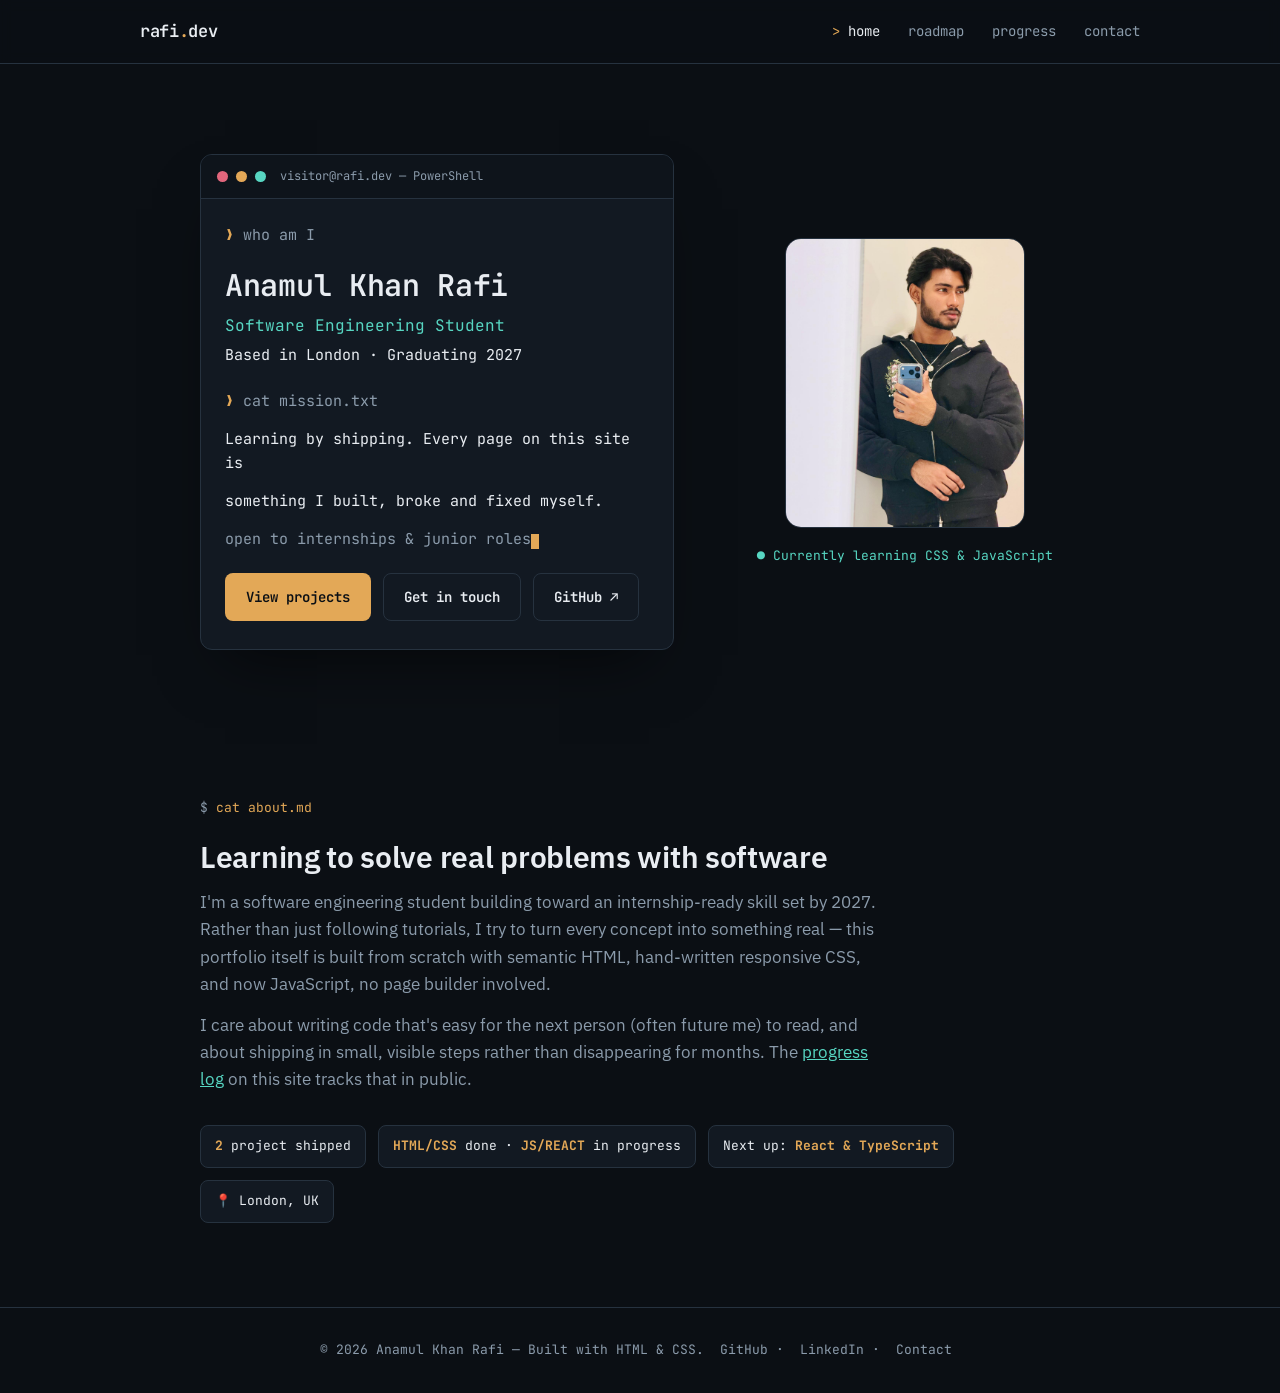
<file: index.html>
<!DOCTYPE html>
<html lang="en-GB">
<head>
  <meta charset="UTF-8">
  <meta name="viewport" content="width=device-width, initial-scale=1.0">

  <title>Anamul Khan Rafi | Software Engineering Portfolio</title>
  <link rel="icon" type="image/png" href="images/favicon.png">

  <meta name="description" content="Anamul Khan Rafi — software engineering student in London building a portfolio of real, shipped projects on the way to an internship-ready 2027.">
  <meta name="author" content="Anamul Khan Rafi">

  <meta property="og:type" content="website">
  <meta property="og:title" content="Anamul Khan Rafi | Software Engineering Portfolio">
  <meta property="og:description" content="Projects, roadmap and weekly build log of a software engineering student in London.">
  <meta property="og:url" content="https://anamulrafi.dev/">
  <meta property="og:image" content="https://anamulrafi.dev/images/rafi.jpeg">
  <meta name="twitter:card" content="summary_large_image">

  <link rel="preconnect" href="https://fonts.googleapis.com">
  <link href="https://fonts.googleapis.com/css2?family=JetBrains+Mono:wght@400;500;600;700&family=IBM+Plex+Sans:wght@400;500;600&display=swap" rel="stylesheet">
  <link rel="stylesheet" href="style.css">
</head>
<body>

<header>
  <nav>
    <p class="logo">rafi<span class="dot">.</span>dev</p>
    <ul class="nav-links">
      <li><a href="index.html" aria-current="page">home</a></li>
      <li><a href="RoadMap.html">roadmap</a></li>
      <li><a href="progress.html">progress</a></li>
      <li><a href="contact.html">contact</a></li>
    </ul>
  </nav>
</header>

<main>
  <section class="hero">
    <div class="wrap hero-grid">

      <div class="terminal">
        <div class="terminal-bar">
          <span class="terminal-dot red"></span>
          <span class="terminal-dot yellow"></span>
          <span class="terminal-dot green"></span>
          <span class="terminal-title">visitor@rafi.dev — PowerShell</span>
        </div>
        <div class="terminal-body">
          <p class="line prompt">who am I</p>
          <h1>Anamul Khan Rafi</h1>
          <p class="role">Software Engineering Student</p>
          <p class="line out">Based in London · Graduating 2027</p>

          <p class="line prompt" style="margin-top:22px;">cat mission.txt</p>
          <p class="line out">Learning by shipping. Every page on this site is</p>
          <p class="line out">something I built, broke and fixed myself.</p>
          <p class="line muted-out">open to internships &amp; junior roles<span class="cursor" aria-hidden="true"></span></p>

          <div class="hero-actions">
            <a class="btn btn-primary" href="RoadMap.html">View projects</a>
            <a class="btn btn-ghost" href="contact.html">Get in touch</a>
            <a class="btn btn-ghost" href="https://github.com/Rafi-k21" target="_blank" rel="noopener">GitHub ↗</a>
          </div>
        </div>
      </div>

      <div class="hero-portrait">
        <img src="images/rafi.jpeg" alt="Anamul Khan Rafi">
        <p class="status-line"><span class="lit">Currently learning CSS &amp; JavaScript</span></p>
      </div>

    </div>
  </section>

  <section class="about">
    <div class="wrap">
      <p class="eyebrow">cat about.md</p>
      <h2 class="section-title">Learning to solve real problems with software</h2>
      <div class="about-body">
        <p>
          I'm a software engineering student building toward an internship-ready
          skill set by 2027. Rather than just following tutorials, I try to turn
          every concept into something real — this portfolio itself is built from
          scratch with semantic HTML, hand-written responsive CSS, and now
          JavaScript, no page builder involved.
        </p>
        <p>
          I care about writing code that's easy for the next person (often future
          me) to read, and about shipping in small, visible steps rather than
          disappearing for months. The <a href="progress.html">progress log</a>
          on this site tracks that in public.
        </p>
      </div>

      <div class="stat-row">
        <span class="stat-chip"><b>2</b> project shipped</span>
        <span class="stat-chip"><b>HTML/CSS</b> done · <b>JS/REACT</b> in progress</span>
        <span class="stat-chip">Next up: <b>React & TypeScript</b></span>
        <span class="stat-chip">📍 London, UK</span>
      </div>
    </div>
  </section>
</main>

<footer>
  <p>&copy; 2026 Anamul Khan Rafi — Built with HTML &amp; CSS.
  <a href="https://github.com/Rafi-k21" target="_blank" rel="noopener">GitHub</a>·
  <a href="https://www.linkedin.com/in/anamul-khan-rafi" target="_blank" rel="noopener">LinkedIn</a>·
  <a href="contact.html">Contact</a></p>
</footer>

</body>
</html>
</file>
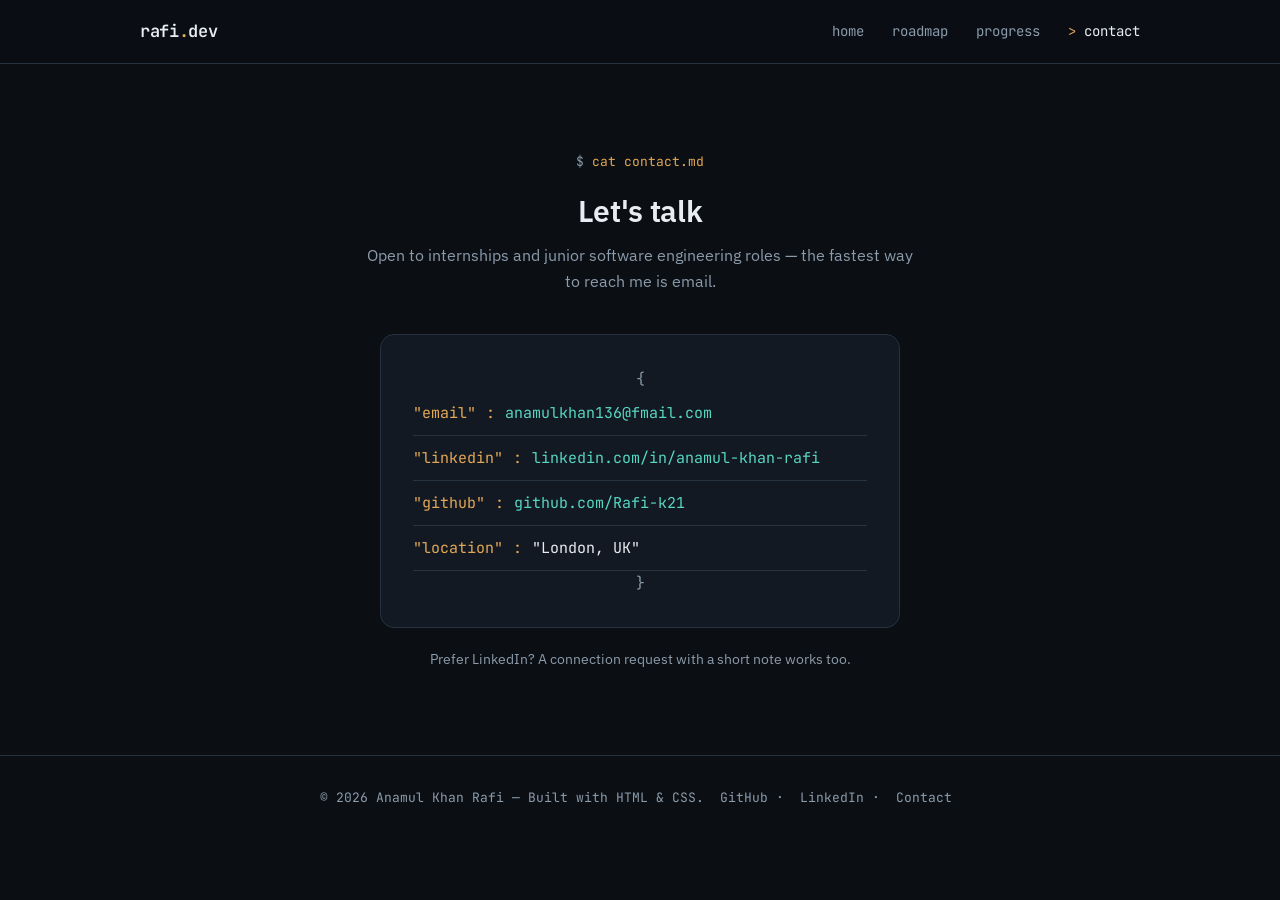
<file: contact.html>
<!DOCTYPE html>
<html lang="en-GB">
<head>
  <meta charset="UTF-8">
  <meta name="viewport" content="width=device-width, initial-scale=1.0">

  <title>Contact | Anamul Khan Rafi</title>
  <link rel="icon" type="image/png" href="images/favicon.png">

  <meta name="description" content="Get in touch with Anamul Khan Rafi — software engineering student in London.">
  <meta name="author" content="Anamul Khan Rafi">
  <meta property="og:type" content="website">
  <meta property="og:title" content="Contact | Anamul Khan Rafi">
  <meta property="og:image" content="https://anamulrafi.dev/images/rafi.jpeg">

  <link rel="preconnect" href="https://fonts.googleapis.com">
  <link href="https://fonts.googleapis.com/css2?family=JetBrains+Mono:wght@400;500;600;700&family=IBM+Plex+Sans:wght@400;500;600&display=swap" rel="stylesheet">
  <link rel="stylesheet" href="style.css">
</head>
<body>

<header>
  <nav>
    <p class="logo">rafi<span class="dot">.</span>dev</p>
    <ul class="nav-links">
      <li><a href="index.html">home</a></li>
      <li><a href="RoadMap.html">roadmap</a></li>
      <li><a href="progress.html">progress</a></li>
      <li><a href="contact.html" aria-current="page">contact</a></li>
    </ul>
  </nav>
</header>

<main>
  <section>
    <div class="wrap" style="text-align:center;">
      <p class="eyebrow" style="justify-content:center;">cat contact.md</p>
      <h1 class="section-title">Let's talk</h1>
      <p class="section-sub" style="margin:0 auto 40px;">
        Open to internships and junior software engineering roles — the
        fastest way to reach me is email.
      </p>

      <div class="config-block">
        <p class="brace">{</p>

        <div class="config-row">
          <span class="config-key">"email"</span><span class="config-key">:</span>
          <span class="config-val"><a href="mailto:anamulkhan136@fmail.com">anamulkhan136@fmail.com</a></span>
        </div>

        <div class="config-row">
          <span class="config-key">"linkedin"</span><span class="config-key">:</span>
          <span class="config-val"><a href="https://www.linkedin.com/in/anamul-khan-rafi" target="_blank" rel="noopener">linkedin.com/in/anamul-khan-rafi</a></span>
        </div>

        <div class="config-row">
          <span class="config-key">"github"</span><span class="config-key">:</span>
          <span class="config-val"><a href="https://github.com/Rafi-k21" target="_blank" rel="noopener">github.com/Rafi-k21</a></span>
        </div>

        <div class="config-row">
          <span class="config-key">"location"</span><span class="config-key">:</span>
          <span class="config-val">"London, UK"</span>
        </div>

        <p class="brace">}</p>
      </div>

      <p class="contact-hint">Prefer LinkedIn? A connection request with a short note works too.</p>
    </div>
  </section>
</main>

<footer>
  <p>&copy; 2026 Anamul Khan Rafi — Built with HTML &amp; CSS.
  <a href="https://github.com/Rafi-k21" target="_blank" rel="noopener">GitHub</a>·
  <a href="https://www.linkedin.com/in/anamul-khan-rafi" target="_blank" rel="noopener">LinkedIn</a>·
  <a href="contact.html">Contact</a></p>
</footer>

</body>
</html>
</file>
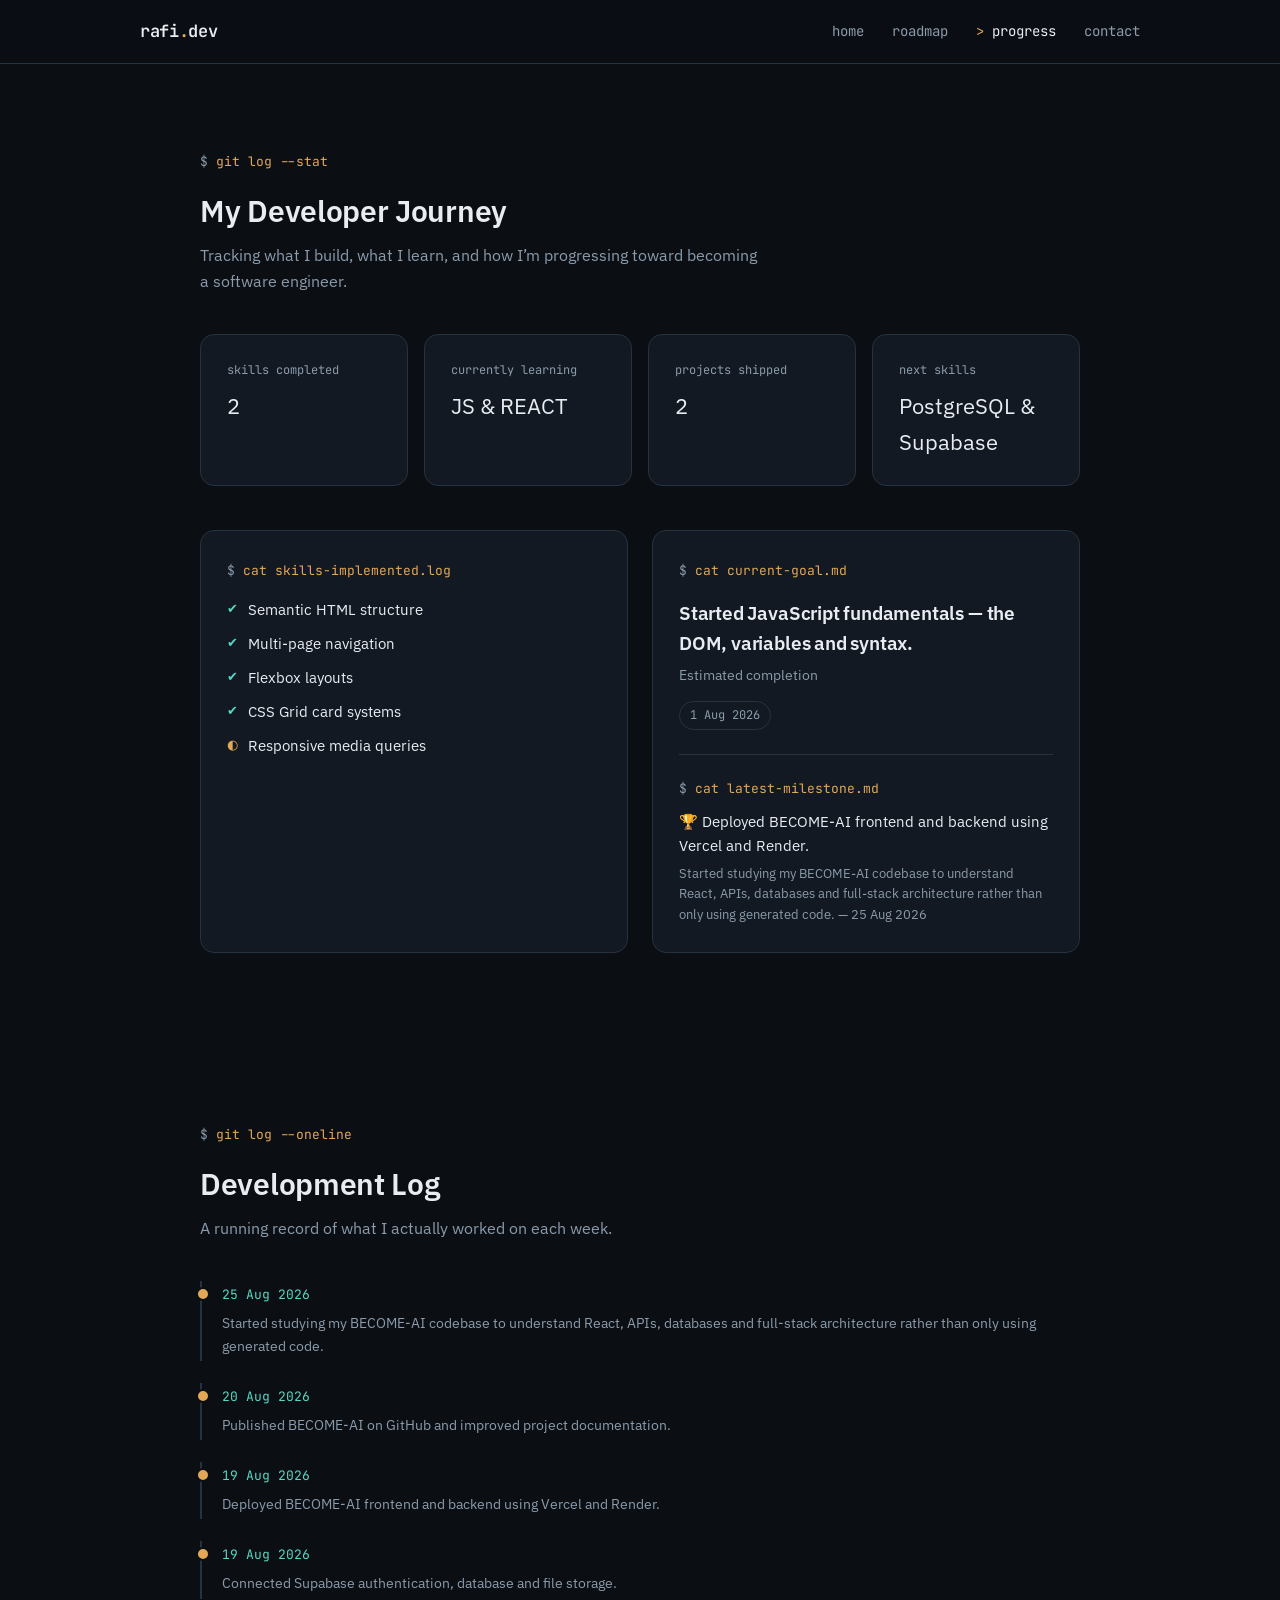
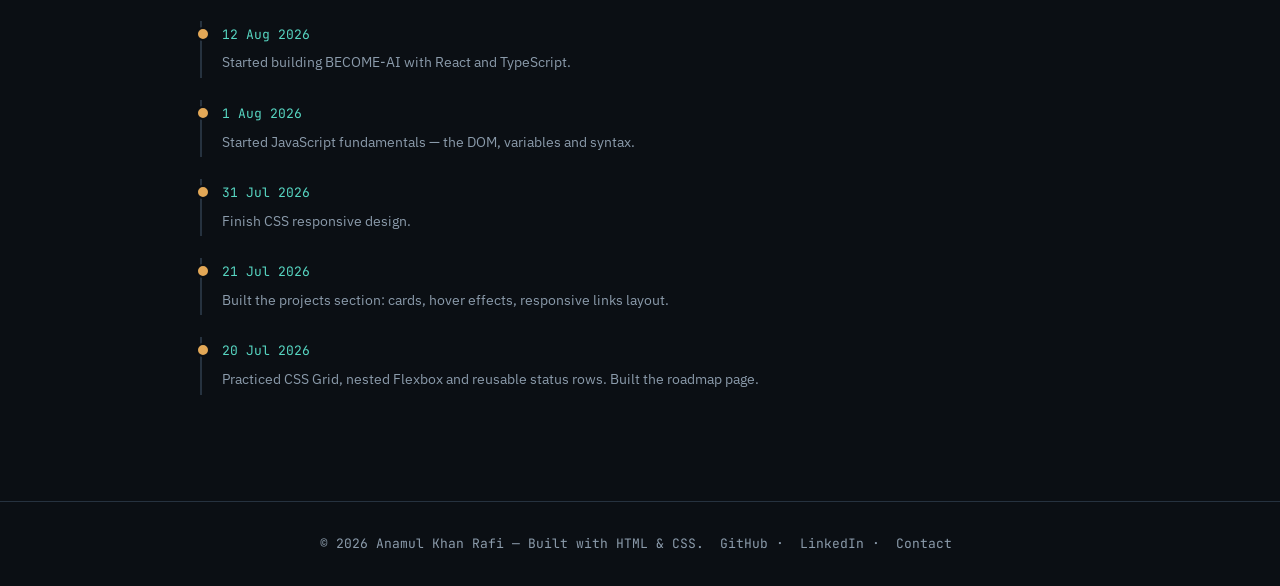
<file: progress.html>
<!DOCTYPE html>
<html lang="en-GB">
<head>
  <meta charset="UTF-8">
  <meta name="viewport" content="width=device-width, initial-scale=1.0">

  <title>Progress | Anamul Khan Rafi</title>
  <link rel="icon" type="image/png" href="images/favicon.png">

  <meta name="description" content="Weekly development log tracking Anamul Khan Rafi's progress as a software engineering student.">
  <meta name="author" content="Anamul Khan Rafi">
  <meta property="og:type" content="website">
  <meta property="og:title" content="Progress | Anamul Khan Rafi">
  <meta property="og:image" content="https://anamulrafi.dev/images/rafi.jpeg">

  <link rel="preconnect" href="https://fonts.googleapis.com">
  <link href="https://fonts.googleapis.com/css2?family=JetBrains+Mono:wght@400;500;600;700&family=IBM+Plex+Sans:wght@400;500;600&display=swap" rel="stylesheet">
  <link rel="stylesheet" href="style.css">
</head>
<body>

<header>
  <nav>
    <p class="logo">rafi<span class="dot">.</span>dev</p>
    <ul class="nav-links">
      <li><a href="index.html">home</a></li>
      <li><a href="RoadMap.html">roadmap</a></li>
      <li><a href="progress.html" aria-current="page">progress</a></li>
      <li><a href="contact.html">contact</a></li>
    </ul>
  </nav>
</header>

<main>
  <section class="roadmap" style="padding-bottom:0;">
    <div class="wrap">
      <p class="eyebrow">git log --stat</p>
      <h1 class="section-title">My Developer Journey</h1>
      <p class="section-sub">
        Tracking what I build, what I learn, and how I’m progressing toward becoming a software engineer.
      </p>
    </div>
  </section>

  <section class="progress-summary" style="padding-top:0;">
    <div class="wrap">
      <div class="summary-grid">
        <div class="card summary-card">
          <p class="label">skills completed</p>
          <p class="value">2</p>
        </div>
        <div class="card summary-card">
          <p class="label">currently learning</p>
          <p class="value">JS &amp; REACT</p>
        </div>
        <div class="card summary-card">
          <p class="label">projects shipped</p>
          <p class="value">2</p>
        </div>
        <div class="card summary-card">
          <p class="label">next skills</p>
          <p class="value">PostgreSQL & Supabase</p>
        </div>
      </div>

      <div class="two-col">
        <div class="card">
          <p class="eyebrow" style="margin-bottom:16px;">cat skills-implemented.log</p>
          <div class="check-list">
            <div class="check-item done"><span class="tick">✔</span> Semantic HTML structure</div>
            <div class="check-item done"><span class="tick">✔</span> Multi-page navigation</div>
            <div class="check-item done"><span class="tick">✔</span> Flexbox layouts</div>
            <div class="check-item done"><span class="tick">✔</span> CSS Grid card systems</div>
            <div class="check-item active"><span class="tick">◐</span> Responsive media queries</div>
          </div>
        </div>

        <div class="card">
          <p class="eyebrow" style="margin-bottom:16px;">cat current-goal.md</p>
          <h3 style="font-size:19px; margin-bottom:6px;">Started JavaScript fundamentals — the DOM, variables and syntax.</h3>
          <p style="color:var(--muted); font-size:14px; margin-bottom:14px;">Estimated completion</p>
          <p class="pill">1 Aug 2026</p>

          <div style="margin-top:24px; padding-top:20px; border-top:1px solid var(--line);">
            <p class="eyebrow" style="margin-bottom:10px;">cat latest-milestone.md</p>
            <p style="font-size:15px;">🏆 Deployed BECOME-AI frontend and backend using Vercel and Render.</p>
            <p style="color:var(--muted); font-size:13px; margin-top:6px;">Started studying my BECOME-AI codebase to understand React, APIs,
        databases and full-stack architecture rather than only using generated code. — 25 Aug 2026</p>
          </div>
        </div>
      </div>
    </div>
  </section>

  <section class="weekly">
    <div class="wrap">
      <p class="eyebrow">git log --oneline</p>
      <h2 class="section-title">Development Log</h2>
      <p class="section-sub">A running record of what I actually worked on each week.</p>

      <div class="log-entry">
        <p class="date">25 Aug 2026</p>
        <p>Started studying my BECOME-AI codebase to understand React, APIs,
        databases and full-stack architecture rather than only using generated code.</p>
      </div>

      <div class="log-entry">
        <p class="date">20 Aug 2026</p>
        <p>Published BECOME-AI on GitHub and improved project documentation.</p>
      </div>


      <div class="log-entry">
        <p class="date">19 Aug 2026</p>
        <p>Deployed BECOME-AI frontend and backend using Vercel and Render.</p>
      </div>


      <div class="log-entry">
        <p class="date">19 Aug 2026</p>
        <p>Connected Supabase authentication, database and file storage.</p>
      </div>

      <div class="log-entry">
        <p class="date">12 Aug 2026</p>
        <p>Started building BECOME-AI with React and TypeScript.</p>
      </div>

      <div class="log-entry">
        <p class="date">1 Aug 2026</p>
        <p>Started JavaScript fundamentals — the DOM, variables and syntax.</p>
      </div>

      <div class="log-entry">
        <p class="date">31 Jul 2026</p>
        <p>Finish CSS responsive design.</p>
      </div>


      <div class="log-entry">
        <p class="date">21 Jul 2026</p>
        <p>Built the projects section: cards, hover effects, responsive links layout.</p>
      </div>

      <div class="log-entry">
        <p class="date">20 Jul 2026</p>
        <p>Practiced CSS Grid, nested Flexbox and reusable status rows. Built the roadmap page.</p>
      </div>

      
    </div>
  </section>
</main>

<footer>
  <p>&copy; 2026 Anamul Khan Rafi — Built with HTML &amp; CSS.
  <a href="https://github.com/Rafi-k21" target="_blank" rel="noopener">GitHub</a>·
  <a href="https://www.linkedin.com/in/anamul-khan-rafi" target="_blank" rel="noopener">LinkedIn</a>·
  <a href="contact.html">Contact</a></p>
</footer>

</body>
</html>
</file>
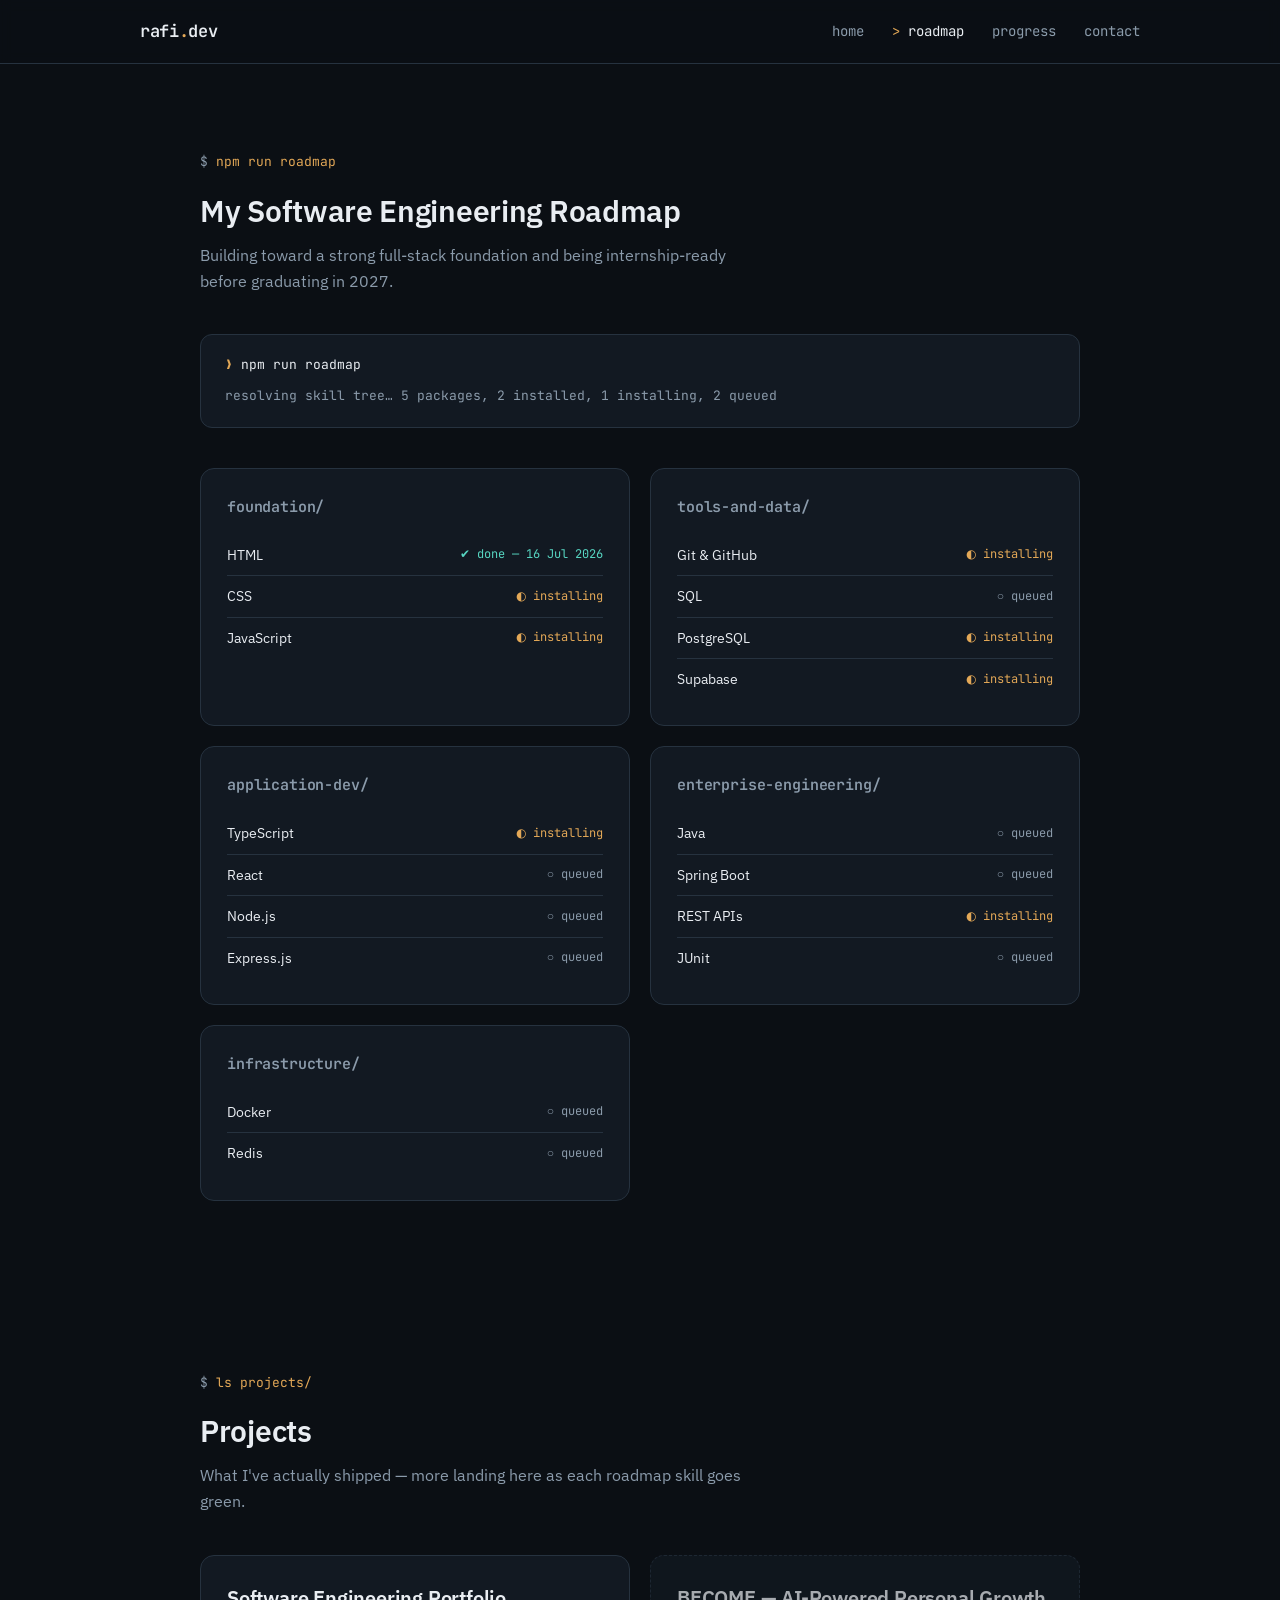
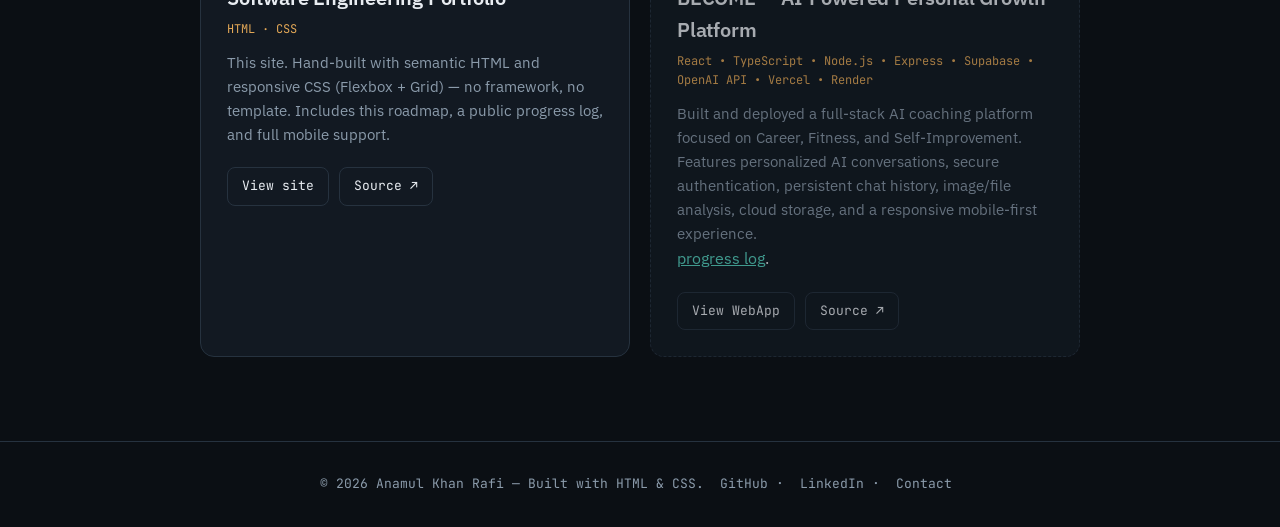
<file: RoadMap.html>
<!DOCTYPE html>
<html lang="en-GB">
<head>
  <meta charset="UTF-8">
  <meta name="viewport" content="width=device-width, initial-scale=1.0">

  <title>Roadmap &amp; Projects | Anamul Khan Rafi</title>
  <link rel="icon" type="image/png" href="images/favicon.png">

  <meta name="description" content="The technical roadmap and project list of Anamul Khan Rafi, a software engineering student building toward an internship-ready 2027.">
  <meta name="author" content="Anamul Khan Rafi">
  <meta property="og:type" content="website">
  <meta property="og:title" content="Roadmap & Projects | Anamul Khan Rafi">
  <meta property="og:image" content="https://anamulrafi.dev/images/rafi.jpeg">

  <link rel="preconnect" href="https://fonts.googleapis.com">
  <link href="https://fonts.googleapis.com/css2?family=JetBrains+Mono:wght@400;500;600;700&family=IBM+Plex+Sans:wght@400;500;600&display=swap" rel="stylesheet">
  <link rel="stylesheet" href="style.css">
</head>
<body>

<header>
  <nav>
    <p class="logo">rafi<span class="dot">.</span>dev</p>
    <ul class="nav-links">
      <li><a href="index.html">home</a></li>
      <li><a href="RoadMap.html" aria-current="page">roadmap</a></li>
      <li><a href="progress.html">progress</a></li>
      <li><a href="contact.html">contact</a></li>
    </ul>
  </nav>
</header>

<main>
  <section class="roadmap">
    <div class="wrap">
      <p class="eyebrow">npm run roadmap</p>
      <h1 class="section-title">My Software Engineering Roadmap</h1>
      <p class="section-sub">
        Building toward a strong full-stack foundation and being
        internship-ready before graduating in 2027.
      </p>

      <div class="install-log">
        <p class="cmd">npm run roadmap</p>
        <p>resolving skill tree… 5 packages, 2 installed, 1 installing, 2 queued</p>
      </div>

      <div class="roadmap-grid">

        <article class="card roadmap-card">
          <h3>foundation/</h3>
          <div class="skill-row"><span>HTML</span><span class="skill-status done">✔ done — 16 Jul 2026</span></div>
          <div class="skill-row"><span>CSS</span><span class="skill-status active">◐ installing</span></div>
          <div class="skill-row"><span>JavaScript</span><span class="skill-status active">◐ installing</span></div>
        </article>

        <article class="card roadmap-card">
          <h3>tools-and-data/</h3>
          <div class="skill-row"><span>Git &amp; GitHub</span><span class="skill-status active">◐ installing</span></div>
          <div class="skill-row"><span>SQL</span><span class="skill-status queued">○ queued</span></div>
          <div class="skill-row"><span>PostgreSQL</span><span class="skill-status active">◐ installing</span></div>
          <div class="skill-row"><span>Supabase</span><span class="skill-status active">◐ installing</span></div>
        </article>

        <article class="card roadmap-card">
          <h3>application-dev/</h3>
          <div class="skill-row"><span>TypeScript</span><span class="skill-status active">◐ installing</span></div>
          <div class="skill-row"><span>React</span><span class="skill-status queued">○ queued</span></div>
          <div class="skill-row"><span>Node.js</span><span class="skill-status queued">○ queued</span></div>
          <div class="skill-row"><span>Express.js</span><span class="skill-status queued">○ queued</span></div>
        </article>

        <article class="card roadmap-card">
          <h3>enterprise-engineering/</h3>
          <div class="skill-row"><span>Java</span><span class="skill-status queued">○ queued</span></div>
          <div class="skill-row"><span>Spring Boot</span><span class="skill-status queued">○ queued</span></div>
          <div class="skill-row"><span>REST APIs</span><span class="skill-status active">◐ installing</span></div>
          <div class="skill-row"><span>JUnit</span><span class="skill-status queued">○ queued</span></div>
        </article>

        <article class="card roadmap-card">
          <h3>infrastructure/</h3>
          <div class="skill-row"><span>Docker</span><span class="skill-status queued">○ queued</span></div>
          <div class="skill-row"><span>Redis</span><span class="skill-status queued">○ queued</span></div>
        </article>

      </div>
    </div>
  </section>

  <section class="projects">
    <div class="wrap">
      <p class="eyebrow">ls projects/</p>
      <h2 class="section-title">Projects</h2>
      <p class="section-sub">What I've actually shipped — more landing here as each roadmap skill goes green.</p>

      <div class="project-grid">

        <article class="card project-card">
          <h3>Software Engineering Portfolio</h3>
          <p class="tech">HTML · CSS</p>
          <p class="desc">
            This site. Hand-built with semantic HTML and responsive CSS
            (Flexbox + Grid) — no framework, no template. Includes this
            roadmap, a public progress log, and full mobile support.
          </p>
          <div class="project-links">
            <a href="index.html">View site</a>
            <a href="https://github.com/Rafi-k21/developer-journey" target="_blank" rel="noopener">Source ↗</a>
          </div>
        </article>

        <article class="card project-card placeholder">
          <h3>BECOME — AI-Powered Personal Growth Platform</h3>
          <p class="tech">React • TypeScript • Node.js • Express • Supabase • OpenAI API • Vercel • Render</p>
          <p class="desc">Built and deployed a full-stack AI coaching platform focused on Career, Fitness, and Self-Improvement. Features personalized AI conversations, secure authentication, persistent chat history, image/file analysis, cloud storage, and a responsive mobile-first experience.</p>
            
            <a href="progress.html">progress log</a>.
          </p>
          <div class="project-links">
            <a href="https://become-ai.vercel.app/">View WebApp</a>
            <a href="https://github.com/Rafi-k21/become-ai.git" target="_blank" rel="noopener">Source ↗</a>
          </div>
        </article>

      </div>
    </div>
  </section>
</main>

<footer>
  <p>&copy; 2026 Anamul Khan Rafi — Built with HTML &amp; CSS.
  <a href="https://github.com/Rafi-k21" target="_blank" rel="noopener">GitHub</a>·
  <a href="https://www.linkedin.com/in/anamul-khan-rafi" target="_blank" rel="noopener">LinkedIn</a>·
  <a href="contact.html">Contact</a></p>
</footer>

</body>
</html>
</file>
<file: style.css>
/* ==========================================================================
   Anamul Khan Rafi — Portfolio
   Design system: "terminal log" — a junior dev's actual daily tools
   (shell prompts, package installers, git-style status) used as real
   structural/labeling devices, not decoration.
   ========================================================================== */

:root {
  /* Color */
  --ink: #0b0f14;         /* page background */
  --panel: #121922;       /* card / panel background */
  --panel-raised: #172130;/* hovered / raised panel */
  --line: #26323f;        /* hairlines, borders */
  --paper: #e9edf2;       /* primary text on dark */
  --muted: #8b9bab;       /* secondary text */
  --amber: #e3a857;       /* primary accent — prompts, active state */
  --teal: #57d6c2;        /* secondary accent — done / links */
  --rose: #e2667c;        /* tertiary — used only for the tiny "queued" dot */

  /* Type */
  --font-mono: 'JetBrains Mono', 'IBM Plex Mono', 'SFMono-Regular', Consolas, monospace;
  --font-body: 'IBM Plex Sans', -apple-system, 'Segoe UI', Arial, sans-serif;

  --container: 880px;
}

* { margin: 0; padding: 0; box-sizing: border-box; }

html { scroll-behavior: smooth; }

@media (prefers-reduced-motion: reduce) {
  html { scroll-behavior: auto; }
  * { animation-duration: 0.001ms !important; animation-iteration-count: 1 !important; transition-duration: 0.001ms !important; }
}

img { max-width: 100%; display: block; }

body {
  background: var(--ink);
  color: var(--paper);
  font-family: var(--font-body);
  line-height: 1.6;
  overflow-x: hidden;
}

a { color: var(--teal); }

::selection { background: var(--amber); color: var(--ink); }

a:focus-visible,
button:focus-visible {
  outline: 2px solid var(--amber);
  outline-offset: 3px;
  border-radius: 4px;
}

/* ---------- header / nav ---------- */

header {
  background: rgba(11, 15, 20, 0.9);
  backdrop-filter: blur(6px);
  border-bottom: 1px solid var(--line);
  position: sticky;
  top: 0;
  z-index: 1000;
}

nav {
  width: 90%;
  max-width: 1000px;
  margin: 0 auto;
  padding: 18px 0;
  display: flex;
  justify-content: space-between;
  align-items: center;
}

.logo {
  font-family: var(--font-mono);
  font-size: 17px;
  font-weight: 600;
  color: var(--paper);
  letter-spacing: -0.02em;
}

.logo .dot { color: var(--amber); }

.nav-links {
  display: flex;
  gap: 28px;
  list-style: none;
  font-family: var(--font-mono);
  font-size: 14px;
}

.nav-links a {
  color: var(--muted);
  text-decoration: none;
  transition: color 0.2s;
}

.nav-links a:hover,
.nav-links a[aria-current="page"] {
  color: var(--paper);
}

.nav-links a[aria-current="page"]::before {
  content: "> ";
  color: var(--amber);
}

/* ---------- shared layout helpers ---------- */

section { padding: 84px 0; }

.wrap {
  width: 90%;
  max-width: var(--container);
  margin: 0 auto;
}

.eyebrow {
  display: inline-flex;
  align-items: center;
  gap: 8px;
  font-family: var(--font-mono);
  font-size: 13px;
  color: var(--amber);
  margin-bottom: 14px;
}

.eyebrow::before { content: "$"; color: var(--muted); }

h1, h2, h3, h4 { color: var(--paper); font-weight: 600; letter-spacing: -0.01em; }
h1, h2, h3, h4, p, a { overflow-wrap: anywhere; }

.section-title { font-size: 30px; margin-bottom: 8px; }
.section-sub { color: var(--muted); max-width: 560px; margin-bottom: 40px; }

.btn {
  display: inline-flex;
  align-items: center;
  gap: 8px;
  font-family: var(--font-mono);
  font-size: 14px;
  text-decoration: none;
  padding: 12px 20px;
  border-radius: 8px;
  font-weight: 600;
  transition: transform 0.15s, background 0.2s, border-color 0.2s;
  border: 1px solid transparent;
}

.btn-primary { background: var(--amber); color: var(--ink); }
.btn-primary:hover { transform: translateY(-2px); background: #f0b76c; }

.btn-ghost { border-color: var(--line); color: var(--paper); }
.btn-ghost:hover { border-color: var(--muted); transform: translateY(-2px); }

.pill {
  display: inline-block;
  font-family: var(--font-mono);
  font-size: 12px;
  color: var(--muted);
  border: 1px solid var(--line);
  border-radius: 999px;
  padding: 4px 10px;
}

/* ---------- hero (terminal window) ---------- */

.hero { padding: 90px 0 60px; }

.hero-grid {
  display: grid;
  grid-template-columns: 1.15fr 0.85fr;
  gap: 56px;
  align-items: center;
}

.terminal {
  background: var(--panel);
  border: 1px solid var(--line);
  border-radius: 12px;
  overflow: hidden;
  box-shadow: 0 30px 60px -25px rgba(0,0,0,0.6);
}

.terminal-bar {
  display: flex;
  align-items: center;
  gap: 8px;
  padding: 12px 16px;
  border-bottom: 1px solid var(--line);
  background: #0e141b;
}

.terminal-dot { width: 11px; height: 11px; border-radius: 50%; }
.terminal-dot.red { background: #e2667c; }
.terminal-dot.yellow { background: #e3a857; }
.terminal-dot.green { background: #57d6c2; }

.terminal-title {
  margin-left: 6px;
  font-family: var(--font-mono);
  font-size: 12px;
  color: var(--muted);
}

.terminal-body {
  padding: 24px 24px 28px;
  font-family: var(--font-mono);
  font-size: 15px;
}

.terminal-body .line { margin-bottom: 14px; }
.terminal-body .prompt { color: var(--muted); }
.terminal-body .prompt::before { content: "❯ "; color: var(--amber); }

.terminal-body h1 {
  font-size: 30px;
  margin: 2px 0 4px;
  font-family: var(--font-mono);
}

.terminal-body .role { color: var(--teal); font-size: 16px; margin-bottom: 4px; }
.terminal-body .out { color: var(--paper); }
.terminal-body .muted-out { color: var(--muted); }

.cursor {
  display: inline-block;
  width: 8px;
  height: 1em;
  background: var(--amber);
  vertical-align: text-bottom;
  animation: blink 1s steps(1) infinite;
}

@keyframes blink { 50% { opacity: 0; } }

.hero-actions {
  display: flex;
  flex-wrap: wrap;
  gap: 12px;
  margin-top: 22px;
}

.hero-portrait {
  display: flex;
  flex-direction: column;
  align-items: center;
  gap: 18px;
}

.hero-portrait img {
  width: 240px;
  height: 290px;
  object-fit: cover;
  border-radius: 16px;
  border: 1px solid var(--line);
}

.status-line {
  font-family: var(--font-mono);
  font-size: 13px;
  color: var(--muted);
  text-align: center;
}

.status-line .lit { color: var(--teal); }
.status-line .lit::before { content: "● "; }

/* ---------- about ---------- */

.about-body { max-width: 680px; color: var(--muted); font-size: 17px; }
.about-body p + p { margin-top: 14px; }

.stat-row {
  display: flex;
  flex-wrap: wrap;
  gap: 12px;
  margin-top: 32px;
}

.stat-chip {
  font-family: var(--font-mono);
  font-size: 13px;
  border: 1px solid var(--line);
  background: var(--panel);
  border-radius: 8px;
  padding: 10px 14px;
  color: var(--paper);
}

.stat-chip b { color: var(--amber); }

/* ---------- generic card ---------- */

.card {
  background: var(--panel);
  border: 1px solid var(--line);
  border-radius: 14px;
  padding: 26px;
  transition: transform 0.2s, border-color 0.2s;
}

.card:hover { transform: translateY(-4px); border-color: #37465a; }

/* ---------- roadmap (install queue) ---------- */

.install-log {
  background: var(--panel);
  border: 1px solid var(--line);
  border-radius: 12px;
  padding: 20px 24px;
  font-family: var(--font-mono);
  font-size: 13px;
  color: var(--muted);
  margin-bottom: 40px;
}

.install-log .cmd { color: var(--paper); margin-bottom: 10px; }
.install-log .cmd::before { content: "❯ "; color: var(--amber); }

.roadmap-grid {
  display: grid;
  grid-template-columns: repeat(2, 1fr);
  gap: 20px;
}

.roadmap-card h3 {
  font-family: var(--font-mono);
  font-size: 15px;
  color: var(--muted);
  margin-bottom: 16px;
  text-transform: lowercase;
}

.skill-row {
  display: flex;
  justify-content: space-between;
  align-items: center;
  padding: 9px 0;
  border-bottom: 1px solid var(--line);
  font-size: 14px;
}

.skill-row:last-child { border-bottom: none; }

.skill-status {
  font-family: var(--font-mono);
  font-size: 12px;
  display: flex;
  align-items: center;
  gap: 6px;
}

.skill-status.done { color: var(--teal); }
.skill-status.active { color: var(--amber); }
.skill-status.queued { color: var(--muted); }

/* ---------- projects ---------- */

.project-grid {
  display: grid;
  grid-template-columns: repeat(2, 1fr);
  gap: 20px;
}

.project-card h3 { font-size: 20px; margin-bottom: 6px; }
.project-card .tech { font-family: var(--font-mono); font-size: 12px; color: var(--amber); margin-bottom: 12px; }
.project-card p.desc { color: var(--muted); font-size: 15px; }

.project-links { display: flex; gap: 10px; margin-top: 20px; flex-wrap: wrap; }

.project-links a {
  font-family: var(--font-mono);
  font-size: 13px;
  text-decoration: none;
  border: 1px solid var(--line);
  color: var(--paper);
  padding: 8px 14px;
  border-radius: 8px;
  transition: 0.2s;
}

.project-links a:hover { border-color: var(--teal); color: var(--teal); }

.project-card.placeholder { border-style: dashed; opacity: 0.7; }

/* ---------- progress / dev log ---------- */

.summary-grid {
  display: grid;
  grid-template-columns: repeat(4, 1fr);
  gap: 16px;
  margin-bottom: 44px;
}

.summary-card { text-align: left; }
.summary-card .label { font-family: var(--font-mono); font-size: 12px; color: var(--muted); margin-bottom: 8px; }
.summary-card .value { font-size: 22px; }

.check-list { display: flex; flex-direction: column; gap: 10px; }
.check-item { display: flex; align-items: center; gap: 10px; font-size: 15px; }
.check-item .tick { font-family: var(--font-mono); font-size: 13px; }
.check-item.done .tick { color: var(--teal); }
.check-item.active .tick { color: var(--amber); }

.log-entry {
  border-left: 2px solid var(--line);
  padding: 4px 0 4px 20px;
  margin-bottom: 22px;
  position: relative;
}

.log-entry::before {
  content: "";
  position: absolute;
  left: -6px;
  top: 6px;
  width: 10px;
  height: 10px;
  border-radius: 50%;
  background: var(--amber);
  border: 2px solid var(--ink);
}

.log-entry .date {
  font-family: var(--font-mono);
  font-size: 13px;
  color: var(--teal);
  margin-bottom: 6px;
}

.log-entry p { color: var(--muted); font-size: 14px; }

.two-col { display: grid; grid-template-columns: 1fr 1fr; gap: 24px; }

/* ---------- contact (config block) ---------- */

.config-block {
  max-width: 520px;
  margin: 0 auto;
  background: var(--panel);
  border: 1px solid var(--line);
  border-radius: 14px;
  padding: 32px;
  font-family: var(--font-mono);
  font-size: 15px;
}

.config-block .brace { color: var(--muted); }
.config-row { display: flex; gap: 10px; padding: 10px 0; border-bottom: 1px solid var(--line); }
.config-row:last-child { border-bottom: none; }
.config-key { color: var(--amber); white-space: nowrap; }
.config-val { color: var(--paper); word-break: break-word; }
.config-val a { color: var(--teal); text-decoration: none; }
.config-val a:hover { text-decoration: underline; }

.contact-hint { text-align: center; color: var(--muted); font-size: 14px; margin-top: 20px; }

/* ---------- footer ---------- */

footer {
  border-top: 1px solid var(--line);
  padding: 32px 0;
  text-align: center;
  font-family: var(--font-mono);
  font-size: 13px;
  color: var(--muted);
}

footer a { color: var(--muted); text-decoration: none; margin: 0 8px; }
footer a:hover { color: var(--teal); }

/* ==========================================================================
   Responsive
   ========================================================================== */

@media (max-width: 900px) {
  .hero-grid { grid-template-columns: 1fr; }
  .hero-portrait { order: -1; }
  .hero-portrait img { width: 180px; height: 220px; }
  .summary-grid { grid-template-columns: repeat(2, 1fr); }
}

@media (max-width: 768px) {
  nav { flex-direction: column; gap: 12px; padding: 16px 0; }
  .nav-links { gap: 16px; flex-wrap: wrap; justify-content: center; }
  section { padding: 60px 0; }
  .roadmap-grid, .project-grid, .two-col { grid-template-columns: 1fr; }
  .terminal-body h1 { font-size: 24px; }
  .section-title { font-size: 25px; }
}

@media (max-width: 480px) {
  .summary-grid { grid-template-columns: 1fr; }
  .config-row { flex-direction: column; gap: 2px; }
  .hero-actions { flex-direction: column; align-items: stretch; }
  .hero-actions .btn { justify-content: center; }
}
</file>
